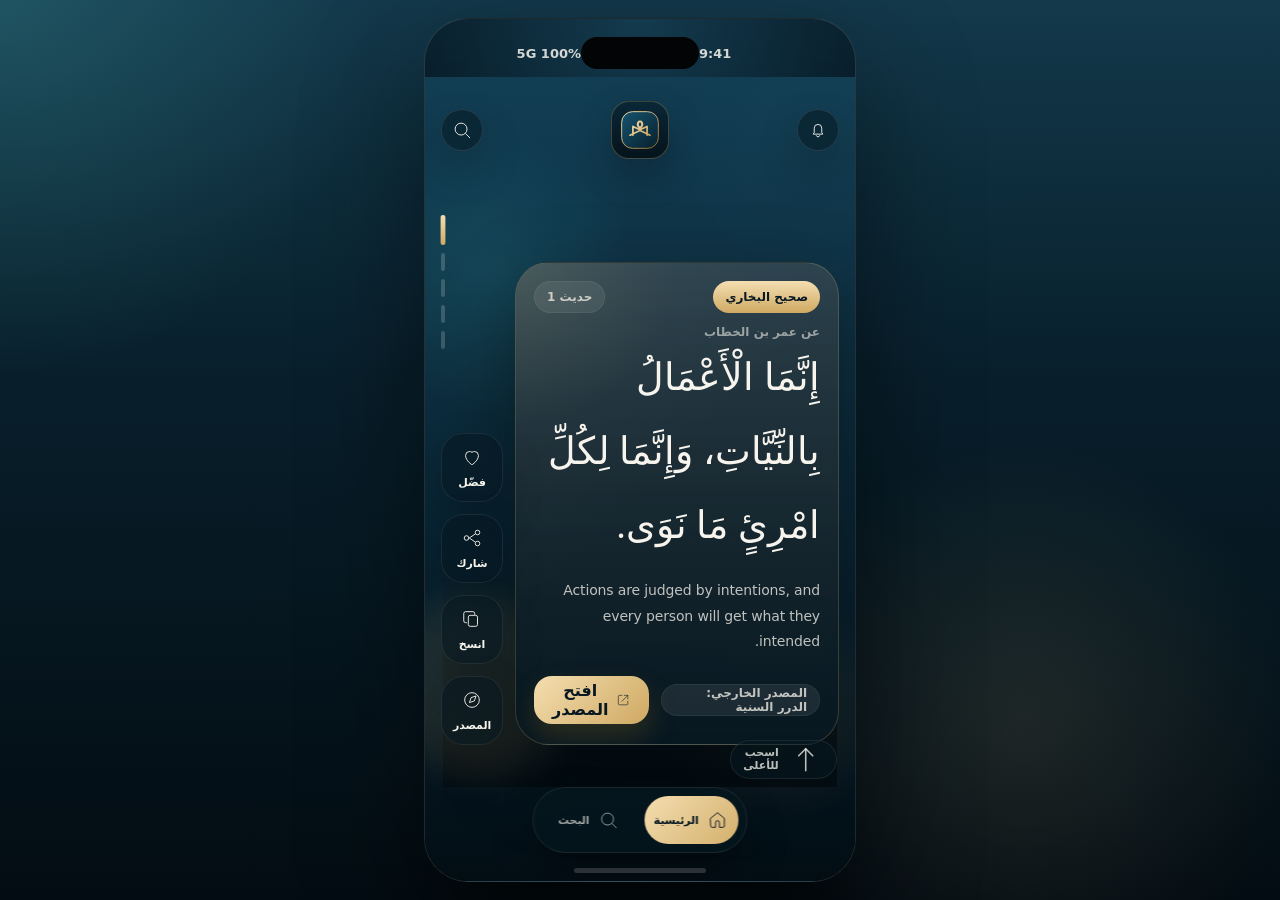
<file: index.html>
<!DOCTYPE html>
<html lang="en">
<head>
  <meta charset="UTF-8">
  <meta name="viewport" content="width=device-width, initial-scale=1.0">
  <title>HadithApp Prototype</title>
  <meta http-equiv="refresh" content="0; url=./web-prototype/">
  <script>
    window.location.replace("./web-prototype/");
  </script>
</head>
<body>
  <p>Redirecting to the HadithApp prototype...</p>
</body>
</html>
</file>
<file: web-prototype/styles.css>
:root {
  --bg-deep: #061b25;
  --bg-top: #0a2f3f;
  --bg-bottom: #031017;
  --teal-soft: #0f4f63;
  --teal-glow: rgba(43, 150, 160, 0.26);
  --gold: #d7bb7a;
  --gold-strong: #f4deb0;
  --gold-line: rgba(215, 187, 122, 0.38);
  --ink: #f7f4ed;
  --ink-soft: rgba(247, 244, 237, 0.76);
  --line: rgba(255, 255, 255, 0.08);
  --surface: rgba(8, 27, 36, 0.72);
  --surface-strong: rgba(7, 22, 31, 0.88);
  --surface-soft: rgba(255, 248, 233, 0.08);
  --danger: #ffb3a9;
  --success: #b9f0da;
  --shadow-lg: 0 28px 80px rgba(0, 0, 0, 0.36);
  --shadow-md: 0 18px 42px rgba(0, 0, 0, 0.22);
  --radius-xl: 34px;
  --radius-lg: 28px;
  --radius-md: 22px;
  --radius-sm: 18px;
  --status-height: 54px;
  --safe-top: max(14px, env(safe-area-inset-top));
  --safe-bottom: max(14px, env(safe-area-inset-bottom));
  --font-ui: "SF Pro Display", "SF Arabic", "Segoe UI", system-ui, sans-serif;
  --font-text: "SF Pro Text", "SF Arabic", "Segoe UI", system-ui, sans-serif;
  --font-arabic: "SF Arabic", "Noto Naskh Arabic", "Geeza Pro", serif;
}

* {
  box-sizing: border-box;
}

html,
body {
  margin: 0;
  min-height: 100%;
}

body {
  font-family: var(--font-text);
  color: var(--ink);
  background:
    radial-gradient(circle at top left, rgba(71, 170, 171, 0.24), transparent 24%),
    radial-gradient(circle at 80% 80%, rgba(215, 187, 122, 0.12), transparent 22%),
    linear-gradient(180deg, #13394b 0%, #081f2b 42%, #030c12 100%);
  overflow: hidden;
}

body::before {
  content: "";
  position: fixed;
  inset: 0;
  background:
    linear-gradient(135deg, rgba(255, 255, 255, 0.03) 0%, transparent 42%),
    linear-gradient(0deg, rgba(255, 255, 255, 0.03) 1px, transparent 1px),
    linear-gradient(90deg, rgba(255, 255, 255, 0.03) 1px, transparent 1px);
  background-size: auto, 36px 36px, 36px 36px;
  mask-image: radial-gradient(circle at center, black, transparent 92%);
  opacity: 0.2;
  pointer-events: none;
}

button,
input,
textarea,
select {
  font: inherit;
}

button {
  appearance: none;
  border: none;
  background: transparent;
  cursor: pointer;
  color: inherit;
}

input,
textarea,
select {
  appearance: none;
  border: none;
  outline: none;
  background: transparent;
  color: inherit;
}

button:active {
  transform: scale(0.98);
}

.device-stage {
  display: grid;
  place-items: center;
  min-height: 100svh;
  padding: 18px;
}

.device-frame {
  position: relative;
  width: min(100vw, 432px);
}

.device-shadow {
  position: absolute;
  inset: auto 20px -18px;
  height: 42px;
  border-radius: 999px;
  background: rgba(0, 0, 0, 0.5);
  filter: blur(26px);
}

.device {
  position: relative;
  width: 100%;
  height: min(920px, calc(100svh - 36px));
  border-radius: 44px;
  overflow: hidden;
  border: 1px solid rgba(255, 255, 255, 0.12);
  background:
    radial-gradient(circle at top, rgba(29, 83, 110, 0.55), transparent 28%),
    linear-gradient(180deg, rgba(8, 28, 39, 0.96), rgba(2, 10, 15, 1));
  box-shadow: 0 48px 120px rgba(0, 0, 0, 0.46);
}

.status-bar {
  display: grid;
  grid-template-columns: 1fr auto 1fr;
  align-items: center;
  min-height: var(--status-height);
  padding: calc(var(--safe-top) + 4px) 20px 8px;
  font-size: 13px;
  font-weight: 600;
  color: rgba(247, 244, 237, 0.85);
}

.status-time {
  justify-self: end;
}

.status-meta {
  justify-self: start;
}

.status-island {
  width: 118px;
  height: 32px;
  border-radius: 999px;
  background: #020406;
}

.app-root {
  position: relative;
  height: calc(100% - var(--status-height));
  overflow: hidden;
}

.app-shell,
.home-screen,
.search-screen {
  position: relative;
  width: 100%;
  height: 100%;
}

.home-screen {
  background:
    radial-gradient(circle at 20% 18%, rgba(43, 150, 160, 0.18), transparent 22%),
    radial-gradient(circle at 82% 78%, rgba(215, 187, 122, 0.16), transparent 18%),
    linear-gradient(180deg, rgba(11, 47, 63, 0.96), rgba(4, 17, 24, 1));
}

.home-screen::before,
.home-screen::after {
  content: "";
  position: absolute;
  border-radius: 50%;
  filter: blur(18px);
  pointer-events: none;
}

.home-screen::before {
  width: 220px;
  height: 220px;
  top: -28px;
  right: -70px;
  background: rgba(43, 150, 160, 0.2);
  animation: float 11s ease-in-out infinite;
}

.home-screen::after {
  width: 180px;
  height: 180px;
  bottom: 110px;
  left: -36px;
  background: rgba(215, 187, 122, 0.12);
  animation: float 13s ease-in-out infinite reverse;
}

.overlay-header {
  position: absolute;
  inset: 0 0 auto 0;
  z-index: 4;
  display: grid;
  grid-template-columns: auto 1fr auto;
  align-items: center;
  gap: 12px;
  padding: calc(var(--safe-top) + 10px) 16px 12px;
  pointer-events: none;
}

.header-button,
.header-logo,
.floating-nav,
.sheet,
.search-card,
.search-result,
.toast,
.notification-card,
.feed-action,
.source-button,
.empty-panel {
  backdrop-filter: blur(18px);
}

.header-button,
.header-logo {
  pointer-events: auto;
}

.header-button {
  display: inline-grid;
  place-items: center;
  width: 42px;
  height: 42px;
  border-radius: 50%;
  background: rgba(6, 24, 34, 0.56);
  border: 1px solid rgba(255, 255, 255, 0.1);
  box-shadow: var(--shadow-md);
}

.header-button svg,
.nav-button svg,
.feed-action svg,
.result-link svg,
.search-submit svg,
.close-button svg,
.notification-icon svg {
  width: 22px;
  height: 22px;
}

.header-logo {
  justify-self: center;
  width: 58px;
  height: 58px;
  padding: 8px;
  border-radius: 18px;
  background: linear-gradient(180deg, rgba(9, 36, 50, 0.86), rgba(5, 18, 26, 0.96));
  border: 1px solid rgba(215, 187, 122, 0.28);
  box-shadow: 0 16px 36px rgba(0, 0, 0, 0.24);
}

.header-logo svg {
  width: 100%;
  height: 100%;
}

.feed-shell {
  position: absolute;
  inset: 0;
  overflow-y: auto;
  scroll-snap-type: y mandatory;
  scrollbar-width: none;
}

.feed-shell::-webkit-scrollbar,
.sheet-body::-webkit-scrollbar,
.search-results::-webkit-scrollbar {
  display: none;
}

.feed-slide {
  position: relative;
  min-height: 100%;
  scroll-snap-align: start;
  display: flex;
  align-items: flex-end;
  padding: calc(var(--safe-top) + 84px) 16px calc(var(--safe-bottom) + 126px);
}

.feed-theme {
  position: absolute;
  inset: 0;
  opacity: 0.94;
}

.feed-slide[data-theme="0"] .feed-theme {
  background:
    radial-gradient(circle at 14% 24%, rgba(43, 150, 160, 0.2), transparent 20%),
    radial-gradient(circle at 82% 78%, rgba(215, 187, 122, 0.12), transparent 16%),
    linear-gradient(180deg, #143f55, #081f2c 70%, #030d14 100%);
}

.feed-slide[data-theme="1"] .feed-theme {
  background:
    radial-gradient(circle at 82% 20%, rgba(43, 150, 160, 0.2), transparent 22%),
    radial-gradient(circle at 18% 84%, rgba(215, 187, 122, 0.15), transparent 18%),
    linear-gradient(180deg, #174354, #0c2531 66%, #030d14 100%);
}

.feed-slide[data-theme="2"] .feed-theme {
  background:
    radial-gradient(circle at 70% 14%, rgba(43, 150, 160, 0.22), transparent 20%),
    radial-gradient(circle at 18% 62%, rgba(215, 187, 122, 0.12), transparent 16%),
    linear-gradient(180deg, #103648, #071d28 64%, #020a10 100%);
}

.feed-slide[data-theme="3"] .feed-theme {
  background:
    radial-gradient(circle at 22% 16%, rgba(43, 150, 160, 0.2), transparent 18%),
    radial-gradient(circle at 84% 68%, rgba(215, 187, 122, 0.14), transparent 16%),
    linear-gradient(180deg, #13384a, #071c26 66%, #020a10 100%);
}

.feed-slide[data-theme="4"] .feed-theme {
  background:
    radial-gradient(circle at 78% 14%, rgba(43, 150, 160, 0.22), transparent 16%),
    radial-gradient(circle at 20% 76%, rgba(215, 187, 122, 0.12), transparent 18%),
    linear-gradient(180deg, #102e3e, #071a23 68%, #020a10 100%);
}

.feed-slide::after {
  content: "";
  position: absolute;
  inset: auto 18px 98px 18px;
  height: 220px;
  background: linear-gradient(180deg, transparent, rgba(2, 10, 15, 0.76));
  pointer-events: none;
}

.feed-stage {
  position: relative;
  z-index: 1;
  display: grid;
  grid-template-columns: 1fr auto;
  gap: 12px;
  align-items: end;
  width: 100%;
}

.feed-card {
  position: relative;
  overflow: hidden;
  padding: 18px 18px 20px;
  border-radius: 34px;
  background:
    linear-gradient(180deg, rgba(255, 252, 245, 0.14), rgba(7, 25, 35, 0.84)),
    linear-gradient(180deg, rgba(8, 31, 43, 0.72), rgba(4, 15, 21, 0.92));
  border: 1px solid rgba(255, 255, 255, 0.1);
  box-shadow: var(--shadow-lg);
  transition: transform 220ms ease, opacity 220ms ease, border-color 220ms ease;
}

.feed-card::before {
  content: "";
  position: absolute;
  inset: 0;
  background:
    linear-gradient(135deg, rgba(255, 255, 255, 0.04), transparent 46%),
    radial-gradient(circle at top left, rgba(215, 187, 122, 0.12), transparent 28%);
  pointer-events: none;
}

.feed-slide.is-active .feed-card {
  transform: translateY(0);
  border-color: rgba(215, 187, 122, 0.22);
}

.feed-slide:not(.is-active) .feed-card {
  transform: scale(0.985);
  opacity: 0.88;
}

.feed-topline {
  display: flex;
  align-items: center;
  justify-content: space-between;
  gap: 12px;
  margin-bottom: 12px;
}

.collection-pill,
.narrator-pill,
.source-pill {
  display: inline-flex;
  align-items: center;
  gap: 8px;
  min-height: 32px;
  padding: 0 12px;
  border-radius: 999px;
  font-size: 12px;
  font-weight: 700;
}

.collection-pill {
  color: #081822;
  background: linear-gradient(180deg, var(--gold-strong), #cfa962);
}

.narrator-pill,
.source-pill {
  color: var(--ink-soft);
  background: rgba(255, 255, 255, 0.08);
  border: 1px solid rgba(255, 255, 255, 0.06);
}

.feed-meta {
  margin: 0 0 2px;
  color: rgba(247, 244, 237, 0.56);
  font-size: 12px;
  font-weight: 600;
}

.feed-arabic {
  margin: 0;
  font-family: var(--font-arabic);
  font-size: clamp(1.9rem, 5vw, 2.4rem);
  line-height: 1.92;
  letter-spacing: 0;
  text-align: right;
}

.feed-english {
  margin: 16px 0 0;
  color: rgba(247, 244, 237, 0.76);
  font-size: 14px;
  line-height: 1.8;
  letter-spacing: -0.01em;
}

.feed-bottom {
  display: flex;
  align-items: center;
  justify-content: space-between;
  gap: 12px;
  margin-top: 22px;
}

.source-button {
  display: inline-flex;
  align-items: center;
  justify-content: center;
  gap: 8px;
  min-height: 48px;
  padding: 0 18px;
  border-radius: 18px;
  color: #081822;
  font-weight: 800;
  background: linear-gradient(135deg, var(--gold-strong), #cfa962);
  box-shadow: 0 14px 28px rgba(155, 111, 24, 0.24);
}

.feed-actions {
  display: grid;
  gap: 12px;
  align-content: end;
}

.feed-action {
  display: grid;
  justify-items: center;
  gap: 8px;
  width: 62px;
  padding: 12px 10px;
  border-radius: 22px;
  background: rgba(6, 23, 32, 0.54);
  border: 1px solid rgba(255, 255, 255, 0.08);
  box-shadow: var(--shadow-md);
}

.feed-action span,
.nav-button span,
.feed-hint span {
  font-size: 11px;
  font-weight: 700;
  letter-spacing: -0.01em;
}

.feed-progress {
  position: absolute;
  left: 16px;
  top: calc(var(--safe-top) + 124px);
  z-index: 4;
  display: grid;
  gap: 8px;
}

.feed-dot {
  width: 4px;
  height: 18px;
  border-radius: 999px;
  background: rgba(255, 255, 255, 0.18);
  transition: transform 220ms ease, background 220ms ease, height 220ms ease;
}

.feed-dot.active {
  height: 30px;
  background: linear-gradient(180deg, var(--gold-strong), #cfa962);
  transform: scaleX(1.2);
}

.feed-hint {
  position: absolute;
  right: 18px;
  bottom: calc(var(--safe-bottom) + 92px);
  z-index: 4;
  display: inline-flex;
  align-items: center;
  gap: 8px;
  min-height: 34px;
  padding: 0 12px;
  border-radius: 999px;
  background: rgba(7, 24, 33, 0.56);
  border: 1px solid rgba(255, 255, 255, 0.08);
  color: var(--ink-soft);
}

.floating-nav {
  position: absolute;
  left: 50%;
  bottom: calc(var(--safe-bottom) + 18px);
  z-index: 5;
  display: inline-grid;
  grid-template-columns: repeat(2, minmax(0, 1fr));
  gap: 8px;
  min-width: 188px;
  padding: 8px;
  border-radius: 999px;
  background: rgba(7, 23, 31, 0.7);
  border: 1px solid rgba(255, 255, 255, 0.08);
  box-shadow: 0 22px 42px rgba(0, 0, 0, 0.3);
  transform: translateX(-50%);
}

.nav-button {
  display: inline-grid;
  grid-auto-flow: column;
  align-items: center;
  justify-content: center;
  gap: 8px;
  min-height: 48px;
  padding: 0 16px;
  border-radius: 999px;
  color: rgba(247, 244, 237, 0.62);
  transition: background 180ms ease, color 180ms ease, transform 180ms ease;
}

.nav-button.active {
  color: #081822;
  background: linear-gradient(135deg, var(--gold-strong), #d4b06d);
}

.search-screen {
  padding: calc(var(--safe-top) + 18px) 16px calc(var(--safe-bottom) + 108px);
  overflow-y: auto;
  background:
    radial-gradient(circle at 12% 18%, rgba(43, 150, 160, 0.14), transparent 18%),
    radial-gradient(circle at 88% 86%, rgba(215, 187, 122, 0.1), transparent 22%),
    linear-gradient(180deg, rgba(11, 47, 63, 0.96), rgba(3, 13, 20, 1));
}

.search-stack {
  display: grid;
  gap: 18px;
}

.search-card,
.empty-panel,
.notification-card,
.search-result {
  border-radius: 28px;
  background: rgba(6, 22, 31, 0.68);
  border: 1px solid rgba(255, 255, 255, 0.08);
  box-shadow: var(--shadow-md);
}

.search-card {
  padding: 18px;
}

.search-kicker {
  margin: 0;
  color: rgba(247, 244, 237, 0.58);
  font-size: 12px;
  font-weight: 700;
}

.search-title {
  margin: 8px 0 0;
  font-size: clamp(1.8rem, 5vw, 2.15rem);
  letter-spacing: -0.04em;
  line-height: 1;
}

.search-copy,
.result-subcopy,
.sheet-copy,
.notification-copy,
.empty-copy {
  margin: 8px 0 0;
  color: rgba(247, 244, 237, 0.68);
  font-size: 14px;
  line-height: 1.7;
}

.search-field {
  display: flex;
  align-items: center;
  gap: 12px;
  min-height: 58px;
  margin-top: 18px;
  padding: 0 16px;
  border-radius: 22px;
  background: rgba(255, 255, 255, 0.06);
  border: 1px solid rgba(255, 255, 255, 0.08);
}

.search-field input {
  flex: 1 1 auto;
  min-width: 0;
  font-size: 16px;
  text-align: right;
}

.search-field input::placeholder,
.note,
.result-label,
.result-info {
  color: rgba(247, 244, 237, 0.46);
}

.search-actions {
  display: flex;
  align-items: center;
  gap: 10px;
  margin-top: 14px;
}

.search-submit,
.inline-chip,
.result-link,
.close-button,
.segment-chip {
  transition: transform 160ms ease, background 160ms ease, color 160ms ease, border-color 160ms ease;
}

.search-submit,
.result-link,
.close-button,
.segment-chip {
  display: inline-flex;
  align-items: center;
  justify-content: center;
  gap: 8px;
}

.search-submit {
  min-height: 46px;
  padding: 0 18px;
  border-radius: 18px;
  color: #081822;
  font-weight: 800;
  background: linear-gradient(135deg, var(--gold-strong), #d1ac68);
}

.inline-chip,
.segment-chip {
  min-height: 36px;
  padding: 0 14px;
  border-radius: 999px;
  border: 1px solid rgba(255, 255, 255, 0.08);
  color: var(--ink-soft);
  background: rgba(255, 255, 255, 0.04);
}

.inline-chip.active,
.segment-chip.active {
  color: #081822;
  background: linear-gradient(135deg, var(--gold-strong), #cfaa67);
  border-color: transparent;
}

.search-results {
  display: grid;
  gap: 12px;
}

.search-result {
  display: grid;
  gap: 14px;
  padding: 16px;
  animation: fade-up 280ms ease both;
}

.result-meta {
  display: flex;
  align-items: center;
  justify-content: space-between;
  gap: 10px;
}

.result-title {
  margin: 0;
  color: var(--gold-strong);
  font-size: 13px;
  font-weight: 800;
}

.result-arabic {
  margin: 0;
  font-family: var(--font-arabic);
  font-size: 1.3rem;
  line-height: 1.9;
  text-align: right;
}

.result-footer {
  display: flex;
  align-items: center;
  justify-content: space-between;
  gap: 12px;
}

.result-link,
.close-button {
  min-height: 42px;
  padding: 0 16px;
  border-radius: 16px;
}

.result-link {
  color: #081822;
  font-weight: 800;
  background: linear-gradient(135deg, var(--gold-strong), #d3ae6b);
}

.close-button {
  min-width: 42px;
  padding: 0;
  color: var(--ink-soft);
  background: rgba(255, 255, 255, 0.06);
  border: 1px solid rgba(255, 255, 255, 0.08);
}

.empty-panel {
  padding: 18px;
}

.sheet-backdrop {
  position: absolute;
  inset: 0;
  background: rgba(2, 10, 15, 0.52);
  backdrop-filter: blur(18px);
  animation: fade-in 200ms ease;
}

.sheet {
  position: absolute;
  inset: auto 8px 8px 8px;
  z-index: 8;
  overflow: hidden;
  display: grid;
  grid-template-rows: auto 1fr;
  gap: 10px;
  max-height: calc(100% - 24px);
  padding: 10px 0 0;
  border-radius: 34px;
  background: linear-gradient(180deg, rgba(9, 33, 45, 0.96), rgba(4, 14, 20, 0.98));
  border: 1px solid rgba(255, 255, 255, 0.1);
  box-shadow: 0 30px 82px rgba(0, 0, 0, 0.4);
  animation: sheet-rise 260ms cubic-bezier(0.22, 0.92, 0.32, 1);
}

.sheet-grabber {
  justify-self: center;
  width: 52px;
  height: 5px;
  border-radius: 999px;
  background: rgba(255, 255, 255, 0.16);
}

.sheet-body {
  overflow-y: auto;
  padding: 0 16px calc(var(--safe-bottom) + 22px);
}

.sheet-header {
  display: flex;
  align-items: flex-start;
  justify-content: space-between;
  gap: 12px;
  padding-bottom: 12px;
}

.sheet-title {
  margin: 0;
  font-size: 1.9rem;
  letter-spacing: -0.04em;
}

.notification-stack {
  display: grid;
  gap: 14px;
}

.notification-card {
  padding: 16px;
}

.notification-row {
  display: flex;
  align-items: center;
  justify-content: space-between;
  gap: 14px;
}

.notification-head {
  display: flex;
  align-items: center;
  gap: 12px;
}

.notification-icon {
  display: inline-grid;
  place-items: center;
  width: 42px;
  height: 42px;
  border-radius: 16px;
  color: #081822;
  background: linear-gradient(135deg, var(--gold-strong), #d0ab67);
}

.notification-title {
  margin: 0;
  font-size: 16px;
  font-weight: 800;
}

.segment-row {
  display: flex;
  gap: 8px;
  overflow-x: auto;
  padding-bottom: 2px;
  scrollbar-width: none;
}

.segment-row::-webkit-scrollbar {
  display: none;
}

.switch {
  position: relative;
  width: 54px;
  height: 32px;
  border-radius: 999px;
  background: rgba(255, 255, 255, 0.16);
  transition: background 180ms ease;
}

.switch::after {
  content: "";
  position: absolute;
  top: 3px;
  right: 3px;
  width: 26px;
  height: 26px;
  border-radius: 50%;
  background: #ffffff;
  box-shadow: 0 4px 12px rgba(0, 0, 0, 0.2);
  transition: transform 180ms ease;
}

.switch.on {
  background: rgba(215, 187, 122, 0.46);
}

.switch.on::after {
  transform: translateX(-22px);
}

.permission-pill {
  display: inline-flex;
  align-items: center;
  min-height: 32px;
  padding: 0 12px;
  border-radius: 999px;
  font-size: 12px;
  font-weight: 800;
}

.permission-pill.granted {
  color: #0a1a14;
  background: var(--success);
}

.permission-pill.denied,
.permission-pill.unsupported {
  color: #28110d;
  background: var(--danger);
}

.permission-pill.default {
  color: var(--ink);
  background: rgba(255, 255, 255, 0.08);
}

.toast {
  position: absolute;
  left: 50%;
  top: calc(var(--safe-top) + 28px);
  z-index: 10;
  min-width: 180px;
  max-width: calc(100% - 40px);
  padding: 12px 18px;
  border-radius: 999px;
  color: #081822;
  font-size: 13px;
  font-weight: 800;
  text-align: center;
  background: linear-gradient(135deg, var(--gold-strong), #d0ab67);
  transform: translateX(-50%);
  box-shadow: 0 18px 42px rgba(0, 0, 0, 0.28);
  animation: toast-in 220ms ease;
}

.home-indicator {
  position: absolute;
  left: 50%;
  bottom: 8px;
  width: 132px;
  height: 5px;
  transform: translateX(-50%);
  border-radius: 999px;
  background: rgba(247, 244, 237, 0.2);
}

.sr-only {
  position: absolute;
  width: 1px;
  height: 1px;
  padding: 0;
  margin: -1px;
  overflow: hidden;
  clip: rect(0, 0, 0, 0);
  white-space: nowrap;
  border: 0;
}

@keyframes fade-up {
  from {
    opacity: 0;
    transform: translateY(10px);
  }
  to {
    opacity: 1;
    transform: translateY(0);
  }
}

@keyframes fade-in {
  from {
    opacity: 0;
  }
  to {
    opacity: 1;
  }
}

@keyframes sheet-rise {
  from {
    opacity: 0;
    transform: translateY(18px) scale(0.98);
  }
  to {
    opacity: 1;
    transform: translateY(0) scale(1);
  }
}

@keyframes toast-in {
  from {
    opacity: 0;
    transform: translate(-50%, -8px);
  }
  to {
    opacity: 1;
    transform: translate(-50%, 0);
  }
}

@keyframes float {
  0%,
  100% {
    transform: translateY(0);
  }
  50% {
    transform: translateY(12px);
  }
}

@media (max-width: 640px) {
  .device-stage {
    padding: 0;
  }

  .device-frame,
  .device {
    width: 100%;
    height: 100svh;
  }

  .device {
    border-radius: 0;
    border: none;
    box-shadow: none;
  }

  .device-shadow {
    display: none;
  }
}

@media (max-width: 420px) {
  .feed-stage {
    grid-template-columns: 1fr;
  }

  .feed-actions {
    grid-template-columns: repeat(4, minmax(0, 1fr));
  }

  .feed-action {
    width: auto;
    border-radius: 18px;
  }

  .feed-progress {
    top: calc(var(--safe-top) + 92px);
    left: auto;
    right: 16px;
  }

  .search-actions,
  .result-footer,
  .notification-row {
    flex-wrap: wrap;
  }
}

body.standalone .device-stage {
  padding: 0;
}

body.standalone .device,
body.standalone .device-frame {
  width: 100%;
  height: 100svh;
}

body.standalone .device {
  border-radius: 0;
  border: none;
  box-shadow: none;
}

body.standalone .device-shadow,
body.standalone .status-bar {
  display: none;
}

body.standalone .app-root {
  height: 100%;
}

@media (display-mode: standalone) {
  .device-stage {
    padding: 0;
  }

  .device,
  .device-frame {
    width: 100%;
    height: 100svh;
  }

  .device {
    border-radius: 0;
    border: none;
    box-shadow: none;
  }

  .device-shadow,
  .status-bar {
    display: none;
  }

  .app-root {
    height: 100%;
  }
}
</file>
